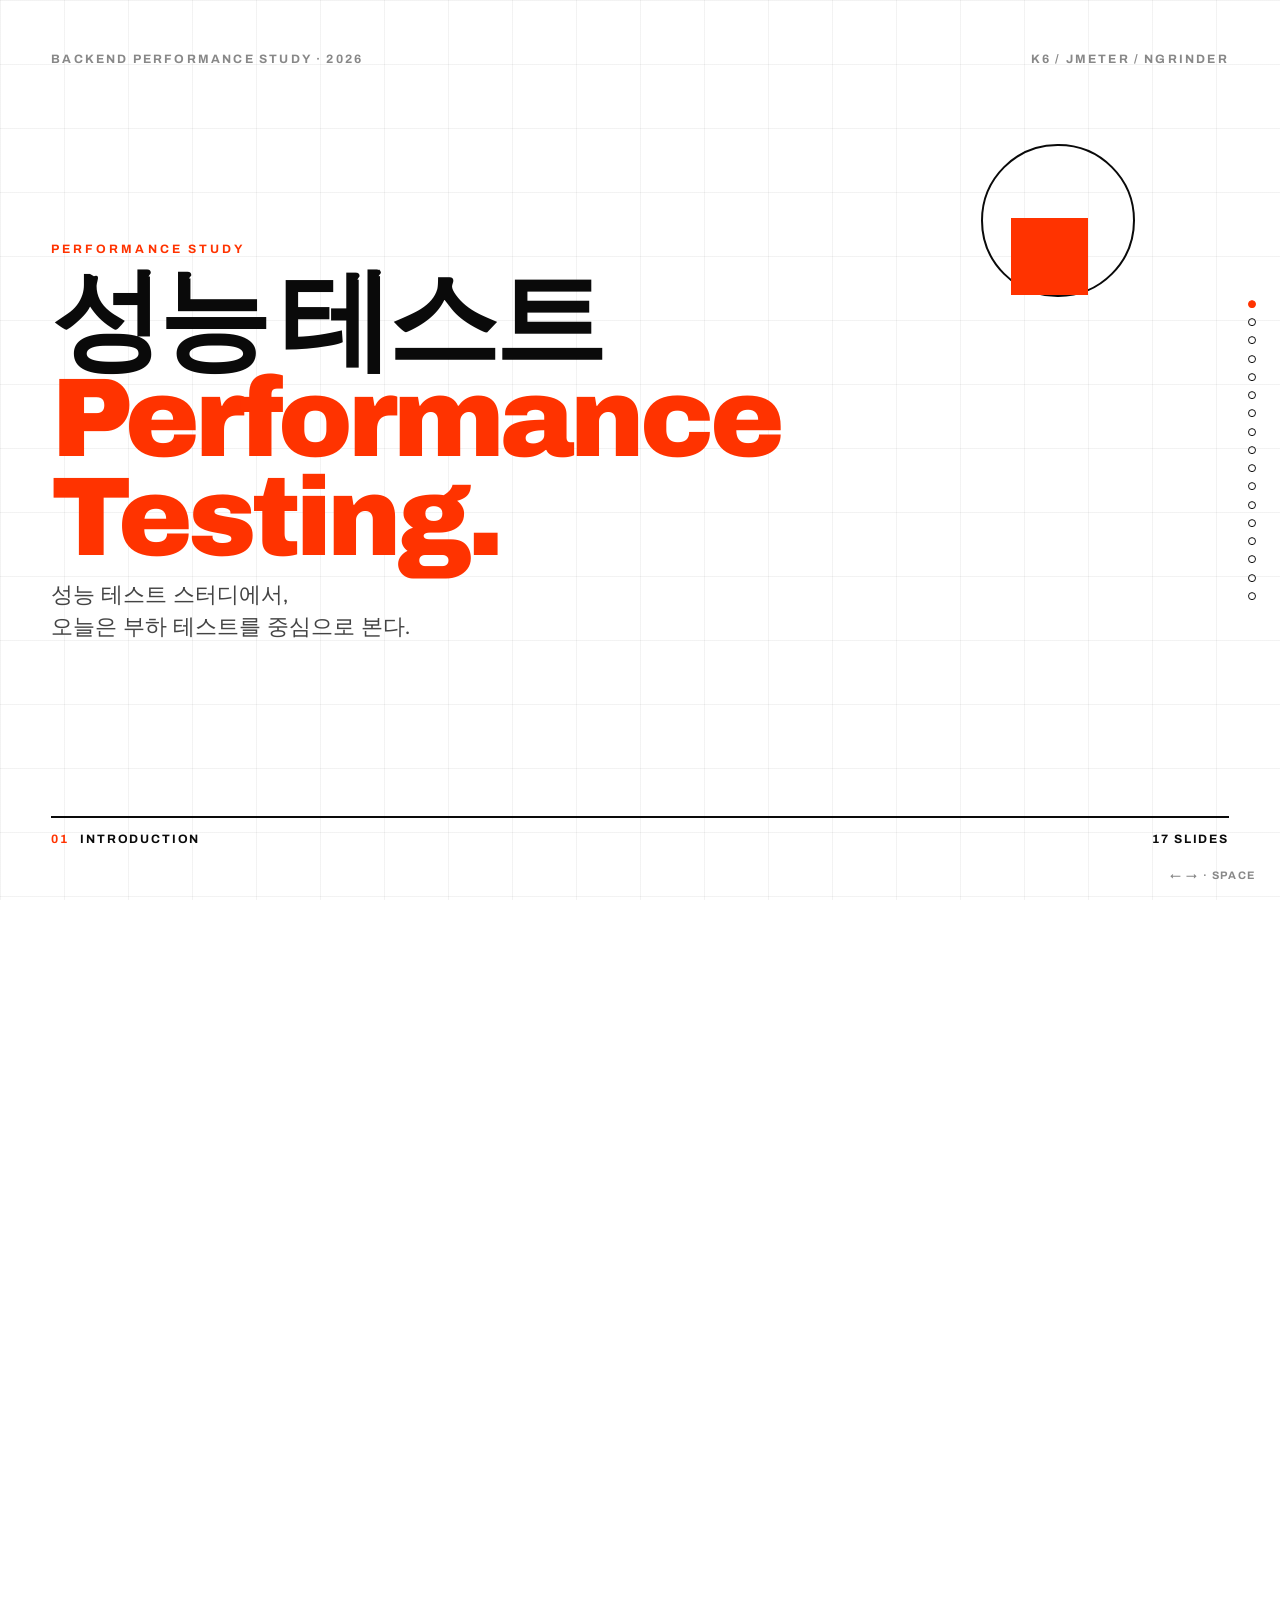
<file: load-testing-presentation.html>
<!DOCTYPE html>
<html lang="ko">
<head>
<meta charset="UTF-8">
<meta name="viewport" content="width=device-width, initial-scale=1.0">
<title>성능 테스트 — Performance Testing</title>

<!-- ===========================================
     FONTS — Archivo (display) + Nunito (body)
     Swiss Modern preset font pairing
     =========================================== -->
<link rel="preconnect" href="https://fonts.googleapis.com">
<link rel="preconnect" href="https://fonts.gstatic.com" crossorigin>
<link href="https://fonts.googleapis.com/css2?family=Archivo:wght@500;700;800;900&family=Nunito:wght@300;400;500;600;700&family=JetBrains+Mono:wght@400;600&display=swap" rel="stylesheet">

<link rel="stylesheet" href="load-testing-presentation.css">
</head>
<body>

<!-- Progress bar shows scroll position across deck -->
<div class="progress-bar" id="progressBar"></div>

<!-- Navigation dots — populated by JS -->
<nav class="nav-dots" id="navDots" aria-label="Slide navigation"></nav>

<!-- Keyboard hint -->
<div class="keyboard-hint">← → · SPACE</div>

<!-- ===========================================
     1. TITLE SLIDE
     =========================================== -->
<section class="slide title-slide">
    <div class="top-bar reveal">
        <span>Backend Performance Study · 2026</span>
        <span>k6 / JMeter / nGrinder</span>
    </div>

    <div class="hero-area">
        <!-- Geometric accents -->
        <div class="geo-circle reveal-scale t1"></div>
        <div class="geo-square reveal-scale t1"></div>

        <p class="eyebrow reveal">Performance Study</p>
        <h1 class="display hero-title reveal">
            성능 테스트<br>
            <span class="accent">Performance Testing.</span>
        </h1>
        <p class="lede reveal">
            성능 테스트 스터디에서,<br>
            오늘은 부하 테스트를 중심으로 본다.
        </p>
    </div>

    <div class="foot-bar reveal">
        <span><span style="color:var(--accent);">01</span> &nbsp;&nbsp;Introduction</span>
        <span>17 Slides</span>
    </div>
</section>


<!-- ===========================================
     2. DEFINITION (정의)
     =========================================== -->
<section class="slide">
    <div class="top-bar reveal">
        <span class="num">01</span>
        <span>What is Load Testing?</span>
    </div>

    <div class="hero-area">
        <p class="eyebrow reveal">Section 01</p>
        <h2 class="display reveal">부하 테스트란?</h2>

        <div class="def-quote reveal">
            시스템이 <strong>예상되는 트래픽을 안정적으로 처리</strong>할 수 있는지<br>
            검증하는 테스트
        </div>

        <p class="def-key reveal">
            <span class="arrow">→</span>
            성능 테스트의 여러 영역 중, <strong>예상 트래픽을 안정적으로 처리하는 범위를 확인하는 과정.</strong>
        </p>
    </div>

    <div class="foot-bar reveal">
        <span>Section 01 — Definition</span>
        <span>02 / 17</span>
    </div>
</section>


<!-- ===========================================
     3. WHY — DOMINO CHAIN
     =========================================== -->
<section class="slide">
    <div class="top-bar reveal">
        <span class="num">02</span>
        <span>Why Load Testing Matters</span>
    </div>

    <div class="hero-area">
        <p class="eyebrow reveal">Section 02 · 왜 필요한가</p>
        <h2 class="display reveal">트래픽 변동은<br><span class="accent">연쇄적으로 이어진다.</span></h2>

        <ul class="cause-list reveal">
            <li>이벤트 오픈</li>
            <li>특정 시간대 트래픽 집중</li>
            <li>마케팅 캠페인</li>
            <li>티켓팅 오픈</li>
            <li>대학 수강신청</li>
        </ul>

        <div class="domino-chain reveal">
            <div class="domino-step">트래픽 증가</div>
            <span class="domino-arrow">→</span>
            <div class="domino-step">처리 지연</div>
            <span class="domino-arrow">→</span>
            <div class="domino-step">서비스 중단</div>
            <span class="domino-arrow">→</span>
            <div class="domino-step">사용자 이탈</div>
            <span class="domino-arrow">→</span>
            <div class="domino-step crit">신뢰도 하락</div>
        </div>
    </div>

    <div class="foot-bar reveal">
        <span>Section 02 — Why It Matters</span>
        <span>03 / 17</span>
    </div>
</section>


<!-- ===========================================
     4. REAL CASES (3 cards)
     =========================================== -->
<section class="slide">
    <div class="top-bar reveal">
        <span class="num">02</span>
        <span>Real-World Cases</span>
    </div>

    <p class="eyebrow reveal">우리 주변의 실제 사례</p>
    <h2 class="display reveal" style="margin-bottom: clamp(0.5rem, 1.5vh, 1rem);">사전에 측정하지 않으면<br>실제 운영에서야 한계가 보인다.</h2>

    <div class="grid-3 reveal">
        <article class="case-card">
            <div class="case-num">01</div>
            <h3>대학 수강신청</h3>
            <p>명지대는 L4 스위치 과부하로 일정이 연기됐고, 이화여대는 자정까지 변경 기간을 연장했지만 재차 중단. 건국대는 한 학기 4번 중 정상 진행이 1번에 그쳤다.</p>
            <div class="case-facts">
                <div class="case-fact"><strong>Cause</strong><span>동시 접속 집중</span></div>
                <div class="case-fact"><strong>Impact</strong><span>신청 지연·일정 변경</span></div>
                <div class="case-impact"><span style="width:82%;"></span></div>
            </div>
            <div class="case-tag">매 학기 반복</div>
        </article>

        <article class="case-card">
            <div class="case-num">02</div>
            <h3>콘서트·뮤지컬 티켓팅</h3>
            <p>인터파크는 대기열로 트래픽을 분산 처리. 예스24는 대기열 없이 일괄 입장하는 구조로 로그인 해제, 예매 버튼 누락 등 정합성 이슈가 발생했다.</p>
            <div class="case-facts">
                <div class="case-fact"><strong>Cause</strong><span>짧은 시간 피크</span></div>
                <div class="case-fact"><strong>Impact</strong><span>대기열·예매 정합성</span></div>
                <div class="case-impact"><span style="width:76%;"></span></div>
            </div>
            <div class="case-tag">동시 접속 집중</div>
        </article>

        <article class="case-card">
            <div class="case-num">03</div>
            <h3>예스24 서비스 중단</h3>
            <p>2025년 6월, 랜섬웨어로 도서·티켓·eBook 등 주요 온라인 서비스가 중단됐고 일부 서비스는 며칠 뒤 재개됐다. 부하 사례는 아니지만, 시스템 정지가 만드는 연쇄 영향을 보여준다.</p>
            <div class="case-facts">
                <div class="case-fact"><strong>Cause</strong><span>랜섬웨어 장애</span></div>
                <div class="case-fact"><strong>Impact</strong><span>도서·티켓 서비스 중단</span></div>
                <div class="case-impact"><span style="width:95%;"></span></div>
            </div>
            <div class="case-tag">2025.06 · 운영 리스크</div>
        </article>
    </div>

    <div class="foot-bar reveal" style="margin-top: clamp(0.8rem, 2vh, 1.5rem);">
        <span>Section 02 — Real Cases</span>
        <span>04 / 17</span>
    </div>
</section>


<!-- ===========================================
     5. COST vs STABILITY
     =========================================== -->
<section class="slide">
    <div class="top-bar reveal">
        <span class="num">02</span>
        <span>Cost vs Stability</span>
    </div>

    <p class="eyebrow reveal">왜 그냥 큰 서버를 쓰지 않을까?</p>
    <h2 class="display reveal">비용과 안정성의<br><span class="accent">최적 균형점.</span></h2>

    <div class="split-2 reveal">
        <div class="opt-bad">
            <div class="opt-symbol">✕</div>
            <h3>무조건 큰 서버</h3>
            <p>인프라 비용은 트래픽 대비 계속 증가하고, 피크 시간을 기준 잡으면 대부분 시간이 낭비된다. 오토스케일링 기준점도 결국 측정값이 있어야 정할 수 있다.</p>
            <div class="cost-signal">
                <div class="signal-title">Over-provisioning</div>
                <div class="cost-bars">
                    <div class="cost-bar"><span>비용</span><span class="track"><span class="fill" style="width:92%;"></span></span><strong>높음</strong></div>
                    <div class="cost-bar"><span>활용률</span><span class="track"><span class="fill" style="width:34%;"></span></span><strong>낮음</strong></div>
                </div>
            </div>
        </div>
        <div class="opt-good">
            <div class="opt-symbol">✓</div>
            <h3>최소 비용으로 안정 확보</h3>
            <p>부하 테스트는 <strong>"안정성을 확보하는 최소 비용 구조"</strong>를 찾기 위한 과정이다. 한계를 알아야 비용을 줄이면서도 안정적으로 운영할 수 있다.</p>
            <div class="cost-signal">
                <div class="signal-title">Measured Scaling</div>
                <div class="decision-chain">
                    <span>측정값</span>
                    <span>임계점</span>
                    <span>스케일 기준</span>
                </div>
            </div>
        </div>
    </div>

    <div class="foot-bar reveal">
        <span>Section 02 — Cost Trade-off</span>
        <span>05 / 17</span>
    </div>
</section>


<!-- ===========================================
     6. 4 TEST TYPES (TABLE)
     =========================================== -->
<section class="slide">
    <div class="top-bar reveal">
        <span class="num">03</span>
        <span>Test Type Comparison</span>
    </div>

    <p class="eyebrow reveal">Section 03 · 테스트 유형</p>
    <h2 class="display reveal">목적에 따라 4가지로 나뉜다.</h2>

    <div class="tbl-wrap reveal">
        <table class="data-tbl">
            <thead>
                <tr>
                    <th>종류</th>
                    <th>목적</th>
                    <th>활용 시점</th>
                </tr>
            </thead>
            <tbody>
                <tr>
                    <td class="label"><span class="accent-dot"></span>Load Test</td>
                    <td>예상 트래픽에서 안정적으로 동작하는지 확인</td>
                    <td class="highlight">이번 스터디의 주제</td>
                </tr>
                <tr>
                    <td class="label"><span class="accent-dot"></span>Stress Test</td>
                    <td>한계치 초과 시 시스템이 어떻게 무너지는지</td>
                    <td>내구 한계 파악</td>
                </tr>
                <tr>
                    <td class="label"><span class="accent-dot"></span>Spike Test</td>
                    <td>갑작스러운 트래픽 급증에도 안정적으로 응답하는지</td>
                    <td>순간 급증 대응 확인</td>
                </tr>
                <tr>
                    <td class="label"><span class="accent-dot"></span>Soak Test</td>
                    <td>장시간 운영 시 메모리 누수·성능 저하 발견</td>
                    <td>장기 안정성 검증</td>
                </tr>
            </tbody>
        </table>
        <div class="pattern-grid">
            <div class="pattern-card">
                <div class="pattern-name">Load</div>
                <div class="sparkline spark-load"></div>
            </div>
            <div class="pattern-card">
                <div class="pattern-name">Stress</div>
                <div class="sparkline spark-stress"></div>
            </div>
            <div class="pattern-card">
                <div class="pattern-name">Spike</div>
                <div class="sparkline spark-spike"></div>
            </div>
            <div class="pattern-card">
                <div class="pattern-name">Soak</div>
                <div class="sparkline spark-soak"></div>
            </div>
        </div>
    </div>

    <p class="reveal" style="font-size: var(--small-size); color: var(--ink-mute); margin-top: clamp(0.5rem, 1.2vh, 1rem);">
        k6는 이 모든 유형을 <code style="font-family:var(--font-mono);background:#f0f0f0;padding:1px 6px;">options</code> 시나리오 코드로 표현할 수 있다.
    </p>

    <div class="foot-bar reveal">
        <span>Section 03 — Types</span>
        <span>06 / 17</span>
    </div>
</section>


<!-- ===========================================
     7. VU CONCEPT (CODE)
     =========================================== -->
<section class="slide">
    <div class="top-bar reveal">
        <span class="num">04</span>
        <span>Virtual User</span>
    </div>

    <p class="eyebrow reveal">Section 04</p>
    <h2 class="display reveal">VU<span class="accent">.</span> 가상 사용자.</h2>

    <p class="lede reveal" style="margin-top: clamp(0.4rem, 1vh, 0.8rem);">
        <strong style="color:var(--ink);">VU = 사용자 행동을 반복 실행하는 시뮬레이션된 사용자 1명.</strong><br>
        같은 가상 사용자라도 도구마다 실행 모델이 다르다.
    </p>

    <div class="code-pane reveal">
<span class="kw">export const</span> options <span class="kw">=</span> {
    <span class="prop">vus</span>: <span class="num">50</span>,         <span class="comment">// 가상 사용자 50명</span>
    <span class="prop">duration</span>: <span class="str">'30s'</span>  <span class="comment">// 30초 동안 유지</span>
};
    </div>

    <div class="tool-flow-compare reveal">
        <div class="tool-flow-row k6">
            <div class="flow-tool">k6</div>
            <div class="flow-box">
                <span class="flow-title">Scenario</span>
                <span class="flow-sub">로그인 · 조회 · 클릭</span>
            </div>
            <div class="flow-box">
                <span class="flow-title">VU</span>
                <span class="flow-sub">사용자 역할</span>
            </div>
            <div class="flow-box">
                <span class="flow-title">k6 Runtime</span>
                <span class="flow-sub">실행 엔진</span>
            </div>
            <div class="flow-box end">
                <span class="flow-title">Target</span>
                <span class="flow-sub">요청 처리</span>
            </div>
            <div class="flow-box empty"></div>
            <div class="flow-note"><strong>핵심:</strong> VU와 OS Thread가 1:1로 매핑되지 않는다.</div>
        </div>

        <div class="tool-flow-row">
            <div class="flow-tool">JMeter</div>
            <div class="flow-box">
                <span class="flow-title">Scenario</span>
                <span class="flow-sub">테스트 플랜</span>
            </div>
            <div class="flow-box">
                <span class="flow-title">Thread Group</span>
                <span class="flow-sub">사용자 그룹</span>
            </div>
            <div class="flow-box">
                <span class="flow-title">Thread</span>
                <span class="flow-sub">작업자 단위</span>
            </div>
            <div class="flow-box end">
                <span class="flow-title">Target</span>
                <span class="flow-sub">요청 처리</span>
            </div>
            <div class="flow-box empty"></div>
            <div class="flow-note"><strong>핵심:</strong> Thread 기반으로 동시 사용자를 표현한다.</div>
        </div>

        <div class="tool-flow-row">
            <div class="flow-tool">nGrinder</div>
            <div class="flow-box">
                <span class="flow-title">Scenario</span>
                <span class="flow-sub">Groovy 스크립트</span>
            </div>
            <div class="flow-box">
                <span class="flow-title">Controller</span>
                <span class="flow-sub">테스트 지시</span>
            </div>
            <div class="flow-box">
                <span class="flow-title">Agent</span>
                <span class="flow-sub">부하 생성</span>
            </div>
            <div class="flow-box">
                <span class="flow-title">Thread</span>
                <span class="flow-sub">작업자 단위</span>
            </div>
            <div class="flow-box end">
                <span class="flow-title">Target</span>
                <span class="flow-sub">요청 처리</span>
            </div>
            <div class="flow-note"><strong>핵심:</strong> Controller가 지시하고 Agent가 분산 부하를 만든다.</div>
        </div>
    </div>

    <div class="foot-bar reveal" style="margin-top: clamp(0.6rem, 1.5vh, 1rem);">
        <span>Section 04 — VU</span>
        <span>07 / 17</span>
    </div>
</section>


<!-- ===========================================
     8. 3 KPI OVERVIEW
     =========================================== -->
<section class="slide">
    <div class="top-bar reveal">
        <span class="num">05</span>
        <span>3 Core Metrics</span>
    </div>

    <p class="eyebrow reveal">Section 05 · 핵심 지표</p>
    <h2 class="display reveal">반드시 봐야 할<br><span class="accent">3가지 지표.</span></h2>

    <div class="kpi-grid reveal">
        <div class="kpi-card">
            <div class="kpi-num">01</div>
            <div class="kpi-content">
                <div class="kpi-name"><span class="label">처리량</span>TPS</div>
                <p class="kpi-desc">초당 처리 가능한 요청 수. 시스템의 최대 처리 용량을 가늠하는 1차 지표.</p>
            </div>
            <div class="kpi-signal">
                <div class="kpi-spark kpi-throughput"></div>
                <div class="kpi-points">
                    <div class="kpi-point"><strong>신호</strong><span>증가 후 정체</span></div>
                    <div class="kpi-point"><strong>의미</strong><span>Capacity 도달</span></div>
                </div>
            </div>
        </div>
        <div class="kpi-card">
            <div class="kpi-num">02</div>
            <div class="kpi-content">
                <div class="kpi-name"><span class="label">지연 시간</span>Latency</div>
                <p class="kpi-desc">요청 → 응답까지 걸리는 시간. 평균이 아닌 <strong>P95·P99</strong>로 봐야 한다.</p>
            </div>
            <div class="kpi-signal">
                <div class="kpi-spark kpi-latency"></div>
                <div class="kpi-points">
                    <div class="kpi-point"><strong>신호</strong><span>P99 급상승</span></div>
                    <div class="kpi-point"><strong>의미</strong><span>큐 대기 증가</span></div>
                </div>
            </div>
        </div>
        <div class="kpi-card">
            <div class="kpi-num">03</div>
            <div class="kpi-content">
                <div class="kpi-name"><span class="label">실패율</span>Error Rate</div>
                <p class="kpi-desc">실패 요청 비율. 에러가 발생하기 시작하는 지점이 시스템 한계의 신호다.</p>
            </div>
            <div class="kpi-signal">
                <div class="kpi-spark kpi-error"></div>
                <div class="kpi-points">
                    <div class="kpi-point"><strong>신호</strong><span>5xx·Timeout</span></div>
                    <div class="kpi-point"><strong>의미</strong><span>한계 초과</span></div>
                </div>
            </div>
        </div>
    </div>

    <div class="foot-bar reveal">
        <span>Section 05 — Metrics Overview</span>
        <span>08 / 17</span>
    </div>
</section>


<!-- ===========================================
     9. TPS DETAIL
     =========================================== -->
<section class="slide">
    <div class="top-bar reveal">
        <span class="num">05·1</span>
        <span>Throughput · TPS</span>
    </div>

    <p class="eyebrow reveal">처리량 · Transactions Per Second</p>
    <h2 class="display reveal">① TPS<span class="accent">.</span></h2>

    <div class="metric-row reveal">
        <div>
            <div class="metric-formula">
TPS <span class="hi">≈</span> VU 수 <span class="hi">÷</span> (응답시간 + 대기시간)

<span style="color:#888;">예) VU=100, 응답시간=200ms, 대기시간=800ms</span>
<span style="color:#888;">→ TPS ≈ 100 ÷ 1.0 = </span><span class="res">100 TPS</span>
            </div>
            <p style="font-size:var(--small-size); color:var(--ink-soft); margin-top:clamp(0.5rem,1vw,0.8rem); line-height:1.5;">
                실제 TPS는 VU 수, 응답시간, 대기시간, 시나리오 구조에 함께 영향을 받는다.
            </p>
        </div>

        <ul class="bullet-list">
            <li>VU가 증가하면 TPS도 <strong>증가</strong>한다.</li>
            <li>그러나 어느 순간 증가가 <strong>멈춘다.</strong></li>
            <li>이 지점이 → <strong>시스템의 최대 처리 용량 (Capacity).</strong></li>
        </ul>
    </div>

    <div class="foot-bar reveal">
        <span>Section 05·1 — TPS</span>
        <span>09 / 17</span>
    </div>
</section>


<!-- ===========================================
     10. LATENCY — AVERAGE TRAP
     =========================================== -->
<section class="slide">
    <div class="top-bar reveal">
        <span class="num">05·2</span>
        <span>Latency · P95 / P99</span>
    </div>

    <p class="eyebrow reveal">지연 시간 · 평균의 함정</p>
    <h2 class="display reveal">② Latency.<br><span class="accent" style="font-size:0.65em;">평균만 보면 왜곡된다.</span></h2>

    <div class="metric-row reveal">
        <div class="trap-box">
<span class="t-line">요청 99개 → 100ms</span>
<span class="t-line">요청  1개 → 3,000ms</span>
<span class="t-out">평균 = 약 130ms</span>
<span class="avg-example">
    <span class="avg-label">평균 연봉 예시</span>
    <span class="avg-note">직원 9명 × 3천만 원<br>CEO 1명 × 30억 원</span>
    <span class="avg-result">평균 연봉 ≈ 3억 원</span>
    <span class="avg-note">대다수 직원의 상황은 가려진다.</span>
</span>
<span style="display:block; color:var(--ink-mute); font-size:0.85em; margin-top:0.6em;">겉보기엔 빠른 서비스이지만,<br>일부 사용자는 느린 응답을 경험한다.</span>
        </div>

        <ul class="bullet-list">
            <li><strong>P95</strong> — 100개 중 95개는 이 시간 이하. "대부분의 사용자 경험"</li>
            <li><strong>P99</strong> — 100개 중 99개는 이 시간 이하. "최악에 가까운 경험" · 병목 감지</li>
            <li>실제 사용자 경험은 <strong>느린 요청이 좌우</strong>한다.</li>
            <li>평균은 "전체 속도", P95·P99는 <strong>"실제로 겪는 느림."</strong></li>
        </ul>
    </div>

    <div class="foot-bar reveal">
        <span>Section 05·2 — Latency</span>
        <span>10 / 17</span>
    </div>
</section>


<!-- ===========================================
     11. LATENCY — LOAD INCREASE PATTERN
     =========================================== -->
<section class="slide">
    <div class="top-bar reveal">
        <span class="num">05·2</span>
        <span>Load Increase Pattern</span>
    </div>

    <p class="eyebrow reveal">부하 증가 시 변화 패턴</p>
    <h2 class="display reveal">P99는<br><span class="accent">평균보다 먼저 흔들린다.</span></h2>

    <div class="tbl-wrap reveal">
        <table class="data-tbl">
            <thead>
                <tr>
                    <th>구간</th>
                    <th>평균</th>
                    <th>P95</th>
                    <th>P99</th>
                </tr>
            </thead>
            <tbody>
                <tr>
                    <td class="label">① 초기</td>
                    <td>안정</td>
                    <td>안정</td>
                    <td>안정</td>
                </tr>
                <tr>
                    <td class="label">② 임계점 도달</td>
                    <td>거의 유지</td>
                    <td>서서히 ↑</td>
                    <td class="highlight">급격히 ↑</td>
                </tr>
                <tr>
                    <td class="label">③ 한계 초과</td>
                    <td>약간 ↑</td>
                    <td>크게 ↑</td>
                    <td class="highlight">급격히 ↑↑</td>
                </tr>
            </tbody>
        </table>
    </div>

    <p class="reveal" style="font-size:var(--small-size); color:var(--ink-soft); margin-top:clamp(0.5rem, 1.2vh, 1rem); max-width:60ch; line-height:1.5;">
        대부분의 서버는 내부적으로 <strong>큐(Queue) 기반</strong>으로 요청을 처리한다. 처리 한계를 넘으면 요청이 쌓이면서 대기 시간이 빠르게 증가한다.
    </p>

    <div class="foot-bar reveal">
        <span>Section 05·2 — Load Pattern</span>
        <span>11 / 17</span>
    </div>
</section>


<!-- ===========================================
     12. ERROR RATE
     =========================================== -->
<section class="slide">
    <div class="top-bar reveal">
        <span class="num">05·3</span>
        <span>Error Rate</span>
    </div>

    <p class="eyebrow reveal">실패율 · The Limit Signal</p>
    <h2 class="display reveal">③ Error Rate.</h2>

    <div class="metric-row reveal" style="grid-template-columns: 1fr 1.2fr;">
        <div style="background:var(--accent); color:var(--bg); padding:clamp(1rem,2.5vw,2rem); display:flex; flex-direction:column; justify-content:center;">
            <p style="font-family:var(--font-display); font-weight:700; font-size:var(--label-size); letter-spacing:0.2em; text-transform:uppercase; margin-bottom:clamp(0.5rem,1vw,0.8rem); opacity:0.85;">핵심 의미</p>
            <p style="font-family:var(--font-display); font-weight:900; font-size:clamp(1.2rem,2.5vw,2rem); line-height:1.15; letter-spacing:-0.025em;">
                에러가 발생하는 시점은<br>
                <span style="font-size:1.3em; display:block; margin-top:0.2em;">시스템 한계의 신호.</span>
            </p>
        </div>
        <div>
            <p style="font-size:clamp(1rem,1.6vw,1.3rem); font-weight:600; margin-bottom:clamp(0.6rem,1.5vw,1.2rem); color:var(--ink);">반드시 체크할 항목.</p>
            <ul class="bullet-list">
                <li><strong>HTTP 5xx</strong> — 서버 에러 응답</li>
                <li><strong>Timeout</strong> — 응답이 시간 내 안 옴</li>
                <li><strong>Connection 실패</strong> — 연결 자체가 끊어짐</li>
            </ul>
        </div>
    </div>

    <div class="foot-bar reveal">
        <span>Section 05·3 — Error Rate</span>
        <span>12 / 17</span>
    </div>
</section>


<!-- ===========================================
     13. IDEAL FLOW (4 STEPS)
     =========================================== -->
<section class="slide">
    <div class="top-bar reveal">
        <span class="num">06</span>
        <span>Ideal Flow</span>
    </div>

    <p class="eyebrow reveal">Section 06 · 핵심 개념</p>
    <h2 class="display reveal">시스템이 안정적으로 유지되는<br><span class="accent">전환 구간을 찾는 것.</span></h2>

    <div class="flow-visual reveal">
        <div class="capacity-chart">
            <div class="chart-title">Capacity transition</div>
            <div class="capacity-plot" aria-label="VU 증가에 따른 TPS 정체와 Latency 상승">
                <div class="line tps"></div>
                <div class="line latency"></div>
                <div class="limit"><span>전환 구간</span></div>
            </div>
            <div class="capacity-legend">
                <span>TPS</span>
                <span class="lat">Latency / P99</span>
            </div>
        </div>

        <div class="flow-grid">
            <div class="flow-step">
                <div class="step-n">01</div>
                <h3>VU ↑ → TPS ↑</h3>
                <p>사용자가 늘어나면 처리량도 비례해서 증가하는 안정 구간.</p>
            </div>
            <div class="flow-step">
                <div class="step-n">02</div>
                <h3>TPS 정체</h3>
                <p>어느 순간 처리량 증가가 멈춘다 — Capacity 도달.</p>
            </div>
            <div class="flow-step">
                <div class="step-n">03</div>
                <h3>Latency ↑ (P99)</h3>
                <p>큐가 쌓이면서 지연 시간이 증가하고, P99가 평균보다 먼저 흔들린다.</p>
            </div>
            <div class="flow-step">
                <div class="step-n">04</div>
                <h3>Error 발생</h3>
                <p>한계 초과. 에러 발생은 시스템이 더 이상 못 버틴다는 신호.</p>
            </div>
        </div>
    </div>

    <div class="foot-bar reveal">
        <span>Section 06 — Ideal Flow</span>
        <span>13 / 17</span>
    </div>
</section>


<!-- ===========================================
     14. ENVIRONMENT — SEPARATION
     =========================================== -->
<section class="slide">
    <div class="top-bar reveal">
        <span class="num">07</span>
        <span>Environment Setup</span>
    </div>

    <p class="eyebrow reveal">Section 07 · 환경 구성 원칙</p>
    <h2 class="display reveal">부하 생성 서버는<br><span class="accent">분리해서 측정한다.</span></h2>

    <div class="env-diagram reveal">
        <div class="env-node">
            <div class="env-label">Load Generator</div>
            <h3>k6</h3>
            <p>부하 생성 전용 서버. 트래픽을 만든다.</p>
        </div>
        <div class="env-arrow">→→→</div>
        <div class="env-node target">
            <div class="env-label">Target Server</div>
            <h3>Spring Boot</h3>
            <p>측정 대상. 순수한 성능만 평가.</p>
        </div>
    </div>

    <p class="reveal" style="font-size:var(--small-size); color:var(--ink-soft); margin-top:clamp(0.6rem,1.5vh,1.2rem); max-width:70ch; line-height:1.55;">
        같은 서버에서 k6와 대상 앱을 동시에 실행하면, 측정된 Latency에 <strong>실제 처리 지연과 부하 생성기의 자원 경합</strong>이 함께 섞인다. 서버 성능과 도구 영향을 구분하기 어려워진다.
    </p>

    <div class="foot-bar reveal">
        <span>Section 07 — Environment</span>
        <span>14 / 17</span>
    </div>
</section>


<!-- ===========================================
     15. TOOL COMPARISON TABLE
     =========================================== -->
<section class="slide tool-comparison-slide">
    <div class="top-bar reveal">
        <span class="num">08</span>
        <span>Tool Comparison</span>
    </div>

    <p class="eyebrow reveal">Section 08 · 도구 비교</p>
    <h2 class="display reveal">k6 · JMeter · nGrinder.</h2>

    <div class="tbl-wrap reveal">
        <table class="data-tbl tool-compare">
            <thead>
                <tr>
                    <th>항목</th>
                    <th>k6</th>
                    <th>JMeter</th>
                    <th>nGrinder</th>
                </tr>
            </thead>
            <tbody>
                <tr>
                    <td class="label">작성 방식</td>
                    <td><button class="term-tip" type="button" data-tip="테스트 시나리오를 코드로 작성하는 방식. Git 관리와 코드 리뷰에 유리하다.">JavaScript</button> 코드</td>
                    <td><button class="term-tip" type="button" data-tip="화면에서 클릭으로 테스트 플랜을 구성하는 방식. 처음 접근은 쉽지만 변경 이력 추적은 어렵다.">GUI</button> (<button class="term-tip" type="button" data-tip="데이터 구조를 텍스트로 저장하는 형식. JMeter 테스트 플랜은 XML 파일로 저장된다.">XML</button> 저장)</td>
                    <td>웹 UI + <button class="term-tip" type="button" data-tip="JVM 위에서 동작하는 스크립트 언어. nGrinder에서 테스트 스크립트 작성에 사용된다.">Groovy</button></td>
                </tr>
                <tr>
                    <td class="label">기반 언어</td>
                    <td><button class="term-tip" type="button" data-tip="k6 자체 런타임은 Go 기반이고, 테스트 시나리오는 JavaScript로 작성한다.">Go 런타임</button></td>
                    <td><button class="term-tip" type="button" data-tip="Java 프로그램 실행 환경. 안정적이지만 메모리 사용량이 커질 수 있다.">Java / JVM</button></td>
                    <td>Java + <button class="term-tip" type="button" data-tip="JVM 위에서 동작하는 스크립트 언어. nGrinder에서 테스트 스크립트 작성에 사용된다.">Groovy</button></td>
                </tr>
                <tr>
                    <td class="label">실행 방식</td>
                    <td><button class="term-tip" type="button" data-tip="터미널 명령어로 실행하는 방식. 자동화와 CI/CD 파이프라인에 넣기 쉽다.">CLI</button></td>
                    <td><button class="term-tip" type="button" data-tip="GUI는 설계용으로 쓰고, 실제 부하 테스트는 CLI 실행이 권장된다.">GUI / CLI</button></td>
                    <td>웹 UI (<button class="term-tip" type="button" data-tip="Controller가 테스트를 지시하고 여러 Agent가 실제 부하를 생성하는 분산 구조.">Controller-Agent</button>)</td>
                </tr>
                <tr>
                    <td class="label">메모리 / VU</td>
                    <td class="highlight"><button class="term-tip" type="button" data-tip="Virtual User. 실제 사용자를 흉내 내며 시나리오를 반복 실행하는 가상 사용자 단위.">VU</button>당 ~1-5 MB</td>
                    <td>상대적으로 높음</td>
                    <td><button class="term-tip" type="button" data-tip="Java 프로그램 실행 환경. 안정적이지만 메모리 사용량이 커질 수 있다.">JVM</button> 기반 (<button class="term-tip" type="button" data-tip="부하를 대신 만들어주는 서버. 여러 대로 나누면 더 큰 부하를 만들 수 있다.">Agent</button> 분산)</td>
                </tr>
                <tr>
                    <td class="label">동시 사용자</td>
                    <td>대규모 VU<br><span style="color:var(--ink-mute);">스크립트·장비 영향</span></td>
                    <td>스레드 기반 제약</td>
                    <td>대규모 VU<br><span style="color:var(--ink-mute);">Agent 분산 확장</span></td>
                </tr>
                <tr>
                    <td class="label">동시성 모델</td>
                    <td><button class="term-tip" type="button" data-tip="Go의 경량 실행 단위. 많은 작업을 비교적 적은 자원으로 동시에 처리할 수 있다.">Goroutine</button> + Event Loop</td>
                    <td><button class="term-tip" type="button" data-tip="작업자 1명에 가까운 실행 단위. JMeter는 VU별 Thread 모델을 사용한다.">Thread</button> per VU</td>
                    <td>Thread per VU<br><span style="color:var(--ink-mute);">Agent별 분산</span></td>
                </tr>
                <tr>
                    <td class="label">분산 부하</td>
                    <td><button class="term-tip" type="button" data-tip="Kubernetes 환경에서 k6 테스트를 분산 실행하도록 도와주는 운영 도구.">k6 Operator</button> (<button class="term-tip" type="button" data-tip="Kubernetes. 컨테이너를 여러 서버에 배포하고 운영하는 플랫폼.">k8s</button>)</td>
                    <td>JMeter 서버 분산</td>
                    <td class="highlight"><button class="term-tip" type="button" data-tip="Controller가 테스트를 지시하고 여러 Agent가 실제 부하를 생성하는 분산 구조.">Controller-Agent</button> 네이티브</td>
                </tr>
                <tr>
                    <td class="label">프로토콜</td>
                    <td>HTTP, WebSocket, gRPC 중심</td>
                    <td class="highlight">DB·JMS·SMTP 등 광범위</td>
                    <td>HTTP 중심</td>
                </tr>
                <tr>
                    <td class="label">CI/CD</td>
                    <td class="highlight"><button class="term-tip" type="button" data-tip="코드 변경 후 테스트·빌드·배포를 자동화하는 개발 파이프라인.">CI/CD</button> 친화적</td>
                    <td>별도 설정 필요</td>
                    <td>가능하지만 번거로움</td>
                </tr>
                <tr>
                    <td class="label">Git 협업</td>
                    <td class="highlight">코드 기반</td>
                    <td>XML 추적 어려움</td>
                    <td>코드 + 웹 UI</td>
                </tr>
                <tr>
                    <td class="label">시각화</td>
                    <td>Grafana + Prometheus</td>
                    <td>HTML 리포트 + 플러그인</td>
                    <td>웹 UI 내장 + CSV/tgz</td>
                </tr>
                <tr>
                    <td class="label">학습 곡선</td>
                    <td>JS 알면 빠름</td>
                    <td>GUI는 쉬움<br><span style="color:var(--ink-mute);">고급은 플러그인 의존</span></td>
                    <td>설정 복잡<br><span style="color:var(--ink-mute);">진입장벽 있음</span></td>
                </tr>
                <tr>
                    <td class="label">첫 출시</td>
                    <td>2017년</td>
                    <td>1998년</td>
                    <td>2011년<br><span style="color:var(--ink-mute);">네이버 사내 도구</span></td>
                </tr>
            </tbody>
        </table>
        <p class="term-note"><button class="term-tip" type="button" data-tip="k6 시나리오에서 VU, duration, stages 같은 실행 조건을 정의하는 설정 객체. Load, Stress, Spike, Soak 패턴도 options로 표현할 수 있다.">options</button> 같은 점선 밑줄 키워드는 hover 또는 클릭으로 설명을 볼 수 있다.</p>
    </div>

    <div class="foot-bar reveal">
        <span>Section 08 — Comparison</span>
        <span>15 / 17</span>
    </div>
</section>


<!-- ===========================================
     16. TOOL CARDS (3-up)
     =========================================== -->
<section class="slide">
    <div class="top-bar reveal">
        <span class="num">08</span>
        <span>When to Use Each</span>
    </div>

    <p class="eyebrow reveal">어느 도구를 언제 쓰나?</p>
    <h2 class="display reveal">상황에 맞는 도구 선택<span class="accent">.</span></h2>

    <div class="tool-grid reveal">
        <div class="tool-card hero">
            <div class="tool-tagline">Performance as Code</div>
            <div class="tool-name">k6</div>
            <p class="tool-desc">JS 기반 코드. Go 런타임 기반으로 대규모 테스트에 효율적. Grafana + Prometheus 연동이 강력. 단점은 GUI 없음, JDBC/SMTP 약함.</p>
            <div class="tool-fit">
                <div class="fit-chip"><b>Best</b><span>Web API</span></div>
                <div class="fit-chip"><b>Flow</b><span>CI/CD</span></div>
                <div class="fit-chip"><b>Team</b><span>개발팀</span></div>
            </div>
            <div class="tool-when">→ 일반적인 웹 API + CI/CD 자동화</div>
        </div>
        <div class="tool-card">
            <div class="tool-tagline">Legacy Standard</div>
            <div class="tool-name">JMeter</div>
            <p class="tool-desc">1998년부터 GUI로 누구나. <strong>JDBC·FTP·JMS·SMTP·LDAP</strong> 등 광범위한 프로토콜 지원. 단점은 무거움, XML로 Git 추적 곤란, 코드 리뷰 사실상 불가.</p>
            <div class="tool-fit">
                <div class="fit-chip"><b>Best</b><span>다중 프로토콜</span></div>
                <div class="fit-chip"><b>Flow</b><span>GUI 작성</span></div>
                <div class="fit-chip"><b>Team</b><span>QA 협업</span></div>
            </div>
            <div class="tool-when">→ DB·메일·메시지큐 + GUI 작업</div>
        </div>
        <div class="tool-card">
            <div class="tool-tagline">Distributed Native</div>
            <div class="tool-name">nGrinder</div>
            <p class="tool-desc">네이버 사내 도구 → 2011 오픈소스. <strong>Controller + Agent</strong> 네이티브 분산 구조. 웹 UI에서 모니터링까지 한 곳. 단점은 진입 장벽 높음.</p>
            <div class="tool-fit">
                <div class="fit-chip"><b>Best</b><span>분산 부하</span></div>
                <div class="fit-chip"><b>Flow</b><span>웹 콘솔</span></div>
                <div class="fit-chip"><b>Team</b><span>사내 공용</span></div>
            </div>
            <div class="tool-when">→ 수십만 VU 대규모 분산 + 사내 공용</div>
        </div>
    </div>

    <div class="foot-bar reveal">
        <span>Section 08 — Tools</span>
        <span>16 / 17</span>
    </div>
</section>


<!-- ===========================================
     17. CLOSING — KEY TAKEAWAYS
     =========================================== -->
<section class="slide">
    <div class="top-bar reveal">
        <span class="num">09</span>
        <span>Key Takeaways</span>
    </div>

    <p class="eyebrow reveal">Section 09 · 핵심 정리</p>

    <p class="closing-quote reveal">
        오늘 다룬 부하 테스트는<br>
        <span class="strike">서버가 언제 한계에 부딪히는지 보는 테스트</span>가 아니라,<br>
        <span class="yes">어디까지 안정적으로 처리할 수 있는지</span><br>
        <span class="yes">찾아가는 과정이다.</span>
    </p>

    <div class="closing-grid reveal">
        <div class="closing-metric">
            <div class="cm-name">TPS</div>
            <div class="cm-meaning">처리량</div>
            <p class="cm-desc">최대 처리 용량 파악</p>
        </div>
        <div class="closing-metric">
            <div class="cm-name">P99</div>
            <div class="cm-meaning">지연 시간</div>
            <p class="cm-desc">병목 구간 조기 감지</p>
        </div>
        <div class="closing-metric">
            <div class="cm-name">Error Rate</div>
            <div class="cm-meaning">실패율</div>
            <p class="cm-desc">한계 초과 시점 감지</p>
        </div>
    </div>

    <p class="reveal" style="font-size:var(--small-size); color:var(--ink-mute); margin-top:clamp(0.8rem,2vh,1.5rem); text-align:center; font-family:var(--font-display); font-weight:700; letter-spacing:0.15em; text-transform:uppercase;">
        지표를 읽는 눈 + 상황에 맞는 도구 선택 = 진짜 실력
    </p>

    <div class="foot-bar reveal">
        <span>END · Thank You</span>
        <span>17 / 17</span>
    </div>
</section>


<!-- ===========================================
     SLIDE PRESENTATION CONTROLLER
     - Keyboard nav (arrows, space, page up/down, home/end)
     - Touch/swipe support
     - Mouse wheel
     - Progress bar
     - Navigation dots
     - Intersection observer for animations
     =========================================== -->
<script src="load-testing-presentation.js"></script>

</body>
</html>
</file>
<file: load-testing-presentation.css>
/* ===========================================
   CSS CUSTOM PROPERTIES (THEME)
   Swiss Modern — Pure white, pure black, red accent
   Modify --accent to change the entire theme accent color
   =========================================== */
:root {
    --bg: #ffffff;
    --ink: #0a0a0a;
    --ink-soft: #444444;
    --ink-mute: #888888;
    --accent: #ff3300;
    --accent-soft: #fff0ec;
    --grid: rgba(10, 10, 10, 0.05);
    --line: rgba(10, 10, 10, 0.12);
    --code-bg: #0a0a0a;
    --code-text: #e8e8e8;
    --code-accent: #ff8866;

    /* Typography (clamp for responsive scaling) */
    --font-display: 'Archivo', sans-serif;
    --font-body: 'Nunito', sans-serif;
    --font-mono: 'JetBrains Mono', monospace;
    --title-size: clamp(2rem, 6vw, 5rem);
    --h2-size: clamp(1.5rem, 4vw, 3.2rem);
    --h3-size: clamp(1.1rem, 2.2vw, 1.7rem);
    --body-size: clamp(0.85rem, 1.4vw, 1.1rem);
    --small-size: clamp(0.7rem, 1vw, 0.9rem);
    --label-size: clamp(0.65rem, 0.95vw, 0.85rem);

    /* Spacing */
    --slide-padding: clamp(1.5rem, 4vw, 4rem);
    --content-gap: clamp(0.75rem, 2vw, 2rem);
    --element-gap: clamp(0.4rem, 1vw, 1rem);

    /* Animation */
    --ease-out-expo: cubic-bezier(0.16, 1, 0.3, 1);
    --duration: 0.55s;
}

/* ===========================================
   VIEWPORT BASE — DO NOT MODIFY
   Lifted from viewport-base.css — ensures every
   slide fits exactly within the viewport
   =========================================== */
*, *::before, *::after { margin: 0; padding: 0; box-sizing: border-box; }

html, body {
    height: 100%;
    overflow-x: hidden;
}
html {
    scroll-snap-type: y mandatory;
    scroll-behavior: smooth;
}

body {
    font-family: var(--font-body);
    background: var(--bg);
    color: var(--ink);
    font-weight: 400;
    line-height: 1.45;
    -webkit-font-smoothing: antialiased;
}

.slide {
    width: 100vw;
    height: 100vh;
    height: 100dvh;
    overflow: hidden;
    scroll-snap-align: start;
    position: relative;
    padding: var(--slide-padding);
    display: flex;
    flex-direction: column;
    background-image:
        linear-gradient(var(--grid) 1px, transparent 1px),
        linear-gradient(90deg, var(--grid) 1px, transparent 1px);
    background-size: clamp(40px, 5vw, 70px) clamp(40px, 5vw, 70px);
}

/* Responsive breakpoints — aggressive scaling */
@media (max-height: 700px) {
    :root {
        --slide-padding: clamp(0.75rem, 3vw, 2rem);
        --content-gap: clamp(0.5rem, 1.5vw, 1rem);
        --title-size: clamp(1.4rem, 5vw, 3.2rem);
        --h2-size: clamp(1.2rem, 3.2vw, 2.2rem);
    }
}
@media (max-height: 600px) {
    :root {
        --slide-padding: clamp(0.5rem, 2.5vw, 1.5rem);
        --title-size: clamp(1.2rem, 4.5vw, 2.4rem);
        --h2-size: clamp(1rem, 2.8vw, 1.7rem);
        --body-size: clamp(0.7rem, 1.2vw, 0.95rem);
    }
    .nav-dots, .keyboard-hint, .decorative { display: none; }
}
@media (max-width: 600px) {
    :root { --title-size: clamp(1.4rem, 8vw, 2.5rem); }
    .grid-3 { grid-template-columns: 1fr !important; }
}

/* Reduced motion */
@media (prefers-reduced-motion: reduce) {
    *, *::before, *::after {
        animation-duration: 0.01ms !important;
        transition-duration: 0.2s !important;
    }
    html { scroll-behavior: auto; }
}

/* ===========================================
   SHARED LAYOUT ELEMENTS
   =========================================== */

/* Slide top bar — section number + label */
.top-bar {
    display: flex; justify-content: space-between; align-items: center;
    font-family: var(--font-display); font-weight: 700;
    font-size: var(--label-size);
    letter-spacing: 0.18em; text-transform: uppercase;
    color: var(--ink-mute);
}
.top-bar .num {
    color: var(--accent); font-weight: 800;
    font-size: clamp(0.75rem, 1.1vw, 1rem);
}
.top-bar .num::before {
    content: ''; display: inline-block;
    width: clamp(20px, 2.5vw, 32px); height: 2px;
    background: var(--accent); margin-right: 0.6rem; vertical-align: middle;
}

/* Bottom footer */
.foot-bar {
    display: flex; justify-content: space-between; align-items: center;
    border-top: 2px solid var(--ink);
    padding-top: clamp(0.5rem, 1.5vh, 1rem);
    font-family: var(--font-display); font-weight: 700;
    font-size: var(--label-size);
    letter-spacing: 0.15em; text-transform: uppercase;
}

/* Hero slide content area */
.hero-area {
    flex: 1;
    display: flex; flex-direction: column; justify-content: center;
    position: relative;
    gap: var(--element-gap);
    min-height: 0;
}

/* Eyebrow label */
.eyebrow {
    font-family: var(--font-display); font-weight: 700;
    font-size: var(--label-size); letter-spacing: 0.25em;
    text-transform: uppercase; color: var(--accent);
}

/* Display headings */
h1.display, h2.display {
    font-family: var(--font-display); font-weight: 900;
    line-height: 0.92; letter-spacing: -0.04em;
    color: var(--ink);
}
h1.display { font-size: var(--title-size); }
h2.display { font-size: var(--h2-size); }
h2.display .accent { color: var(--accent); }

/* Body paragraph */
.lede {
    font-size: clamp(1rem, 1.7vw, 1.4rem);
    font-weight: 500; line-height: 1.45;
    max-width: 60ch; color: var(--ink-soft);
}

/* ===========================================
   ANIMATIONS — staggered reveal on slide enter
   Calm + Confident: 0.55s, exponential ease
   =========================================== */
.reveal {
    opacity: 0;
    transform: translateY(24px);
    transition: opacity var(--duration) var(--ease-out-expo),
                transform var(--duration) var(--ease-out-expo);
}
.slide.visible .reveal { opacity: 1; transform: translateY(0); }
.slide.visible .reveal:nth-child(1) { transition-delay: 0.05s; }
.slide.visible .reveal:nth-child(2) { transition-delay: 0.18s; }
.slide.visible .reveal:nth-child(3) { transition-delay: 0.31s; }
.slide.visible .reveal:nth-child(4) { transition-delay: 0.44s; }
.slide.visible .reveal:nth-child(5) { transition-delay: 0.57s; }
.slide.visible .reveal:nth-child(6) { transition-delay: 0.7s; }

/* Geometric shapes that scale in */
.reveal-scale {
    opacity: 0; transform: scale(0.5);
    transition: opacity 0.7s var(--ease-out-expo),
                transform 0.7s var(--ease-out-expo);
}
.slide.visible .reveal-scale { opacity: 1; transform: scale(1); }

/* ===========================================
   GEOMETRIC SHAPES (Swiss Modern signature)
   =========================================== */
.geo-circle {
    position: absolute; border: 2px solid var(--ink);
    border-radius: 50%;
}
.geo-circle.filled { background: var(--accent); border-color: var(--accent); }
.geo-square { position: absolute; background: var(--accent); }
.geo-line { position: absolute; background: var(--ink); }

/* ===========================================
   1. TITLE SLIDE
   =========================================== */
.title-slide .hero-title {
    font-size: clamp(2.5rem, 9vw, 7rem);
    line-height: 0.88;
    letter-spacing: -0.045em;
}
.title-slide .hero-title .accent { color: var(--accent); }
.title-slide .geo-circle.t1 {
    top: 10%; right: 8%;
    width: clamp(80px, 12vw, 180px); height: clamp(80px, 12vw, 180px);
}
.title-slide .geo-square.t1 {
    top: 20%; right: 12%;
    width: clamp(40px, 6vw, 90px); height: clamp(40px, 6vw, 90px);
}

/* ===========================================
   2. DEFINITION (정의 슬라이드)
   =========================================== */
.def-quote {
    border-left: 4px solid var(--accent);
    padding: clamp(0.8rem, 1.5vw, 1.5rem) 0 clamp(0.8rem, 1.5vw, 1.5rem) clamp(1rem, 2vw, 2rem);
    margin: clamp(0.8rem, 2vh, 1.5rem) 0;
    font-family: var(--font-display); font-weight: 500;
    font-size: clamp(1.1rem, 2vw, 1.6rem);
    line-height: 1.4; max-width: 55ch;
}
.def-quote strong { color: var(--accent); font-weight: 800; }
.def-key {
    margin-top: clamp(0.8rem, 2vh, 1.6rem);
    font-size: clamp(0.95rem, 1.5vw, 1.2rem);
    font-weight: 600; max-width: 68ch;
}
.def-key .arrow { color: var(--accent); font-weight: 800; margin-right: 0.4em; }

/* ===========================================
   3. DOMINO (도미노 다이어그램)
   =========================================== */
.domino-chain {
    display: flex; flex-wrap: wrap; align-items: center;
    gap: clamp(0.4rem, 1vw, 0.8rem);
    margin-top: clamp(1rem, 2vh, 2rem);
    font-family: var(--font-display); font-weight: 700;
    font-size: clamp(0.85rem, 1.4vw, 1.15rem);
}
.domino-step {
    padding: clamp(0.4rem, 1vw, 0.7rem) clamp(0.7rem, 1.4vw, 1.2rem);
    background: var(--bg); border: 2px solid var(--ink);
    letter-spacing: 0.02em;
}
.domino-step.crit { background: var(--accent); color: var(--bg); border-color: var(--accent); }
.domino-arrow { color: var(--accent); font-weight: 900; font-size: clamp(1rem, 1.6vw, 1.3rem); }

.cause-list {
    list-style: none;
    display: grid;
    grid-template-columns: repeat(auto-fit, minmax(min(100%, 200px), 1fr));
    gap: clamp(0.4rem, 1vw, 0.8rem);
    margin: clamp(0.6rem, 1.5vh, 1rem) 0;
    max-width: 90%;
}
.cause-list li {
    padding: clamp(0.5rem, 1.2vw, 0.85rem);
    background: var(--accent-soft);
    border-left: 3px solid var(--accent);
    font-size: var(--body-size); font-weight: 600;
}

/* ===========================================
   4. CASE CARDS (3개 사례)
   =========================================== */
.grid-3 {
    display: grid;
    grid-template-columns: repeat(3, 1fr);
    gap: clamp(0.8rem, 1.5vw, 1.5rem);
    margin-top: clamp(0.8rem, 2vh, 1.5rem);
    flex: 1;
    min-height: 0;
}
.case-card {
    background: var(--bg);
    border: 2px solid var(--ink);
    padding: clamp(0.8rem, 1.5vw, 1.5rem);
    display: flex; flex-direction: column;
    gap: clamp(0.4rem, 1vw, 0.8rem);
    overflow: hidden;
    position: relative;
}
.case-card .case-num {
    font-family: var(--font-display); font-weight: 900;
    font-size: clamp(1.5rem, 3vw, 2.5rem);
    color: var(--accent); line-height: 1;
}
.case-card h3 {
    font-family: var(--font-display); font-weight: 800;
    font-size: clamp(0.95rem, 1.5vw, 1.25rem);
    line-height: 1.2; letter-spacing: -0.01em;
}
.case-card p {
    font-size: clamp(0.75rem, 1.1vw, 0.95rem);
    color: var(--ink-soft); line-height: 1.5;
    flex: 1; overflow: hidden;
}
.case-card .case-tag {
    margin-top: auto;
    font-family: var(--font-display); font-weight: 700;
    font-size: var(--label-size);
    letter-spacing: 0.15em; text-transform: uppercase;
    color: var(--accent);
    border-top: 1px solid var(--line);
    padding-top: clamp(0.4rem, 0.8vw, 0.6rem);
}
.case-facts {
    display: grid;
    gap: clamp(0.25rem, 0.6vw, 0.45rem);
}
.case-fact {
    display: grid;
    grid-template-columns: 3.4em 1fr;
    gap: 0.45rem;
    align-items: baseline;
    font-size: clamp(0.68rem, 0.95vw, 0.82rem);
    line-height: 1.35;
    color: var(--ink-soft);
}
.case-fact strong {
    font-family: var(--font-display); font-weight: 800;
    color: var(--accent);
    font-size: 0.86em;
    letter-spacing: 0.12em;
    text-transform: uppercase;
}
.case-impact {
    height: 5px;
    background: #eeeeee;
    overflow: hidden;
}
.case-impact span {
    display: block;
    height: 100%;
    background: var(--accent);
}

/* ===========================================
   5. COST vs STABILITY (양면 비교)
   =========================================== */
.split-2 {
    display: grid; grid-template-columns: 1fr 1fr;
    gap: clamp(1rem, 2vw, 2.5rem);
    margin-top: clamp(0.8rem, 2vh, 1.5rem);
    flex: 1; min-height: 0; align-items: stretch;
}
.opt-bad, .opt-good {
    padding: clamp(0.8rem, 2vw, 2rem);
    display: flex; flex-direction: column;
    gap: clamp(0.5rem, 1vw, 1rem);
}
.opt-bad {
    background: #f5f5f5; border-left: 4px solid var(--ink-mute);
}
.opt-good {
    background: var(--accent-soft); border-left: 4px solid var(--accent);
}
.opt-symbol {
    font-family: var(--font-display); font-weight: 900;
    font-size: clamp(1.8rem, 3.5vw, 3rem);
    line-height: 1; color: var(--ink-mute);
}
.opt-good .opt-symbol { color: var(--accent); }
.opt-bad h3, .opt-good h3 {
    font-family: var(--font-display); font-weight: 800;
    font-size: clamp(1rem, 1.8vw, 1.4rem);
    line-height: 1.25;
}
.opt-bad p, .opt-good p {
    font-size: var(--body-size); color: var(--ink-soft);
}
.cost-signal {
    margin-top: auto;
    border-top: 1px solid var(--line);
    padding-top: clamp(0.5rem, 1vw, 0.85rem);
}
.cost-signal .signal-title {
    font-family: var(--font-display); font-weight: 800;
    font-size: var(--label-size);
    letter-spacing: 0.14em; text-transform: uppercase;
    color: var(--accent);
    margin-bottom: clamp(0.35rem, 0.7vw, 0.55rem);
}
.cost-bars {
    display: grid;
    gap: clamp(0.3rem, 0.7vw, 0.5rem);
}
.cost-bar {
    display: grid;
    grid-template-columns: 4.2em 1fr 2.8em;
    gap: 0.5rem;
    align-items: center;
    font-size: var(--small-size);
    color: var(--ink-soft);
}
.cost-bar .track {
    height: 7px;
    background: rgba(10,10,10,0.1);
}
.cost-bar .fill {
    display: block;
    height: 100%;
    background: var(--ink);
}
.opt-good .cost-bar .fill { background: var(--accent); }
.decision-chain {
    display: grid;
    grid-template-columns: repeat(3, 1fr);
    gap: clamp(0.35rem, 0.8vw, 0.55rem);
}
.decision-chain span {
    border: 1px solid var(--line);
    background: rgba(255,255,255,0.55);
    padding: clamp(0.35rem, 0.8vw, 0.55rem);
    font-size: var(--small-size);
    font-weight: 700;
    text-align: center;
}

/* ===========================================
   TABLES
   =========================================== */
.tbl-wrap {
    flex: 1; min-height: 0;
    display: flex; flex-direction: column; justify-content: center;
}
.data-tbl {
    width: 100%; border-collapse: collapse;
    font-size: clamp(0.75rem, 1.2vw, 1rem);
    margin-top: clamp(0.6rem, 1.5vh, 1rem);
}
.data-tbl thead th {
    text-align: left;
    font-family: var(--font-display); font-weight: 800;
    font-size: var(--label-size);
    letter-spacing: 0.12em; text-transform: uppercase;
    border-bottom: 2px solid var(--ink);
    padding: clamp(0.5rem, 1vw, 0.85rem) clamp(0.5rem, 1vw, 1rem);
    color: var(--ink);
}
.data-tbl tbody td {
    border-bottom: 1px solid var(--line);
    padding: clamp(0.5rem, 1vw, 0.85rem) clamp(0.5rem, 1vw, 1rem);
    vertical-align: top;
    line-height: 1.4;
}
.data-tbl tbody tr:hover { background: var(--accent-soft); }
.data-tbl .label {
    font-family: var(--font-display); font-weight: 800;
    color: var(--ink);
    white-space: nowrap;
}
.data-tbl .label .accent-dot::before {
    content: '●'; color: var(--accent);
    margin-right: 0.4em; font-size: 0.7em; vertical-align: middle;
}
.data-tbl .highlight { color: var(--accent); font-weight: 700; }
.tool-compare {
    font-size: clamp(0.62rem, 0.92vw, 0.78rem);
}
.tool-compare tbody td {
    padding: clamp(0.32rem, 0.7vw, 0.58rem) clamp(0.4rem, 0.8vw, 0.7rem);
    line-height: 1.3;
}
.term-tip {
    position: relative;
    display: inline;
    border: 0;
    border-bottom: 1px dotted var(--accent);
    padding: 0 0.05em 0.05em;
    background: transparent;
    color: inherit;
    font: inherit;
    font-weight: 700;
    cursor: help;
}
.term-tip::after {
    content: attr(data-tip);
    position: absolute;
    left: 50%;
    bottom: calc(100% + 0.45rem);
    transform: translateX(-50%) translateY(4px);
    width: max-content;
    max-width: min(280px, 48vw);
    padding: 0.55rem 0.7rem;
    background: var(--ink);
    color: var(--bg);
    font-family: var(--font-body);
    font-size: clamp(0.65rem, 0.9vw, 0.78rem);
    font-weight: 600;
    line-height: 1.45;
    white-space: normal;
    text-align: left;
    box-shadow: 0 10px 30px rgba(0,0,0,0.18);
    opacity: 0;
    pointer-events: none;
    z-index: 20;
    transition: opacity 0.15s ease, transform 0.15s ease;
}
.term-tip:hover::after,
.term-tip:focus-visible::after,
.term-tip.is-open::after {
    opacity: 1;
    transform: translateX(-50%) translateY(0);
}
.term-tip:focus-visible {
    outline: 2px solid var(--accent);
    outline-offset: 2px;
}
.term-note {
    margin-top: clamp(0.5rem, 1vh, 0.8rem);
    font-size: var(--small-size);
    color: var(--ink-mute);
    line-height: 1.45;
}
.tool-comparison-slide h2.display {
    font-size: clamp(1.35rem, 3.3vw, 2.6rem);
}
.tool-comparison-slide .tbl-wrap {
    justify-content: flex-start;
}
.pattern-grid {
    display: grid;
    grid-template-columns: repeat(4, 1fr);
    gap: clamp(0.5rem, 1vw, 0.9rem);
    margin-top: clamp(0.5rem, 1.2vh, 0.9rem);
}
.pattern-card {
    border-top: 2px solid var(--ink);
    padding-top: clamp(0.35rem, 0.8vw, 0.55rem);
}
.pattern-card .pattern-name {
    font-family: var(--font-display); font-weight: 800;
    font-size: var(--label-size);
    letter-spacing: 0.12em; text-transform: uppercase;
    color: var(--accent);
    margin-bottom: 0.35rem;
}
.sparkline {
    height: clamp(42px, 8vh, 72px);
    position: relative;
    background:
        linear-gradient(to top, transparent 49%, rgba(10,10,10,0.08) 50%, transparent 51%),
        linear-gradient(to right, rgba(10,10,10,0.07) 1px, transparent 1px);
    background-size: 100% 100%, 25% 100%;
    border-left: 1px solid var(--line);
    border-bottom: 1px solid var(--line);
    overflow: hidden;
}
.sparkline::before {
    content: '';
    position: absolute;
    inset: 0;
    background: var(--accent);
    clip-path: var(--shape);
}
.spark-load { --shape: polygon(0 78%, 18% 78%, 28% 40%, 100% 40%, 100% 47%, 28% 47%, 18% 85%, 0 85%); }
.spark-stress { --shape: polygon(0 82%, 18% 72%, 38% 58%, 58% 42%, 78% 24%, 100% 12%, 100% 19%, 78% 31%, 58% 49%, 38% 65%, 18% 79%, 0 89%); }
.spark-spike { --shape: polygon(0 82%, 40% 82%, 50% 10%, 60% 82%, 100% 82%, 100% 89%, 60% 89%, 50% 23%, 40% 89%, 0 89%); }
.spark-soak { --shape: polygon(0 62%, 100% 62%, 100% 69%, 0 69%); }

/* ===========================================
   7. CODE BLOCK (VU 슬라이드)
   =========================================== */
.code-pane {
    background: var(--code-bg); color: var(--code-text);
    font-family: var(--font-mono); font-weight: 400;
    padding: clamp(1rem, 2vw, 1.8rem);
    font-size: clamp(0.75rem, 1.3vw, 1rem);
    line-height: 1.65; letter-spacing: -0.01em;
    margin: clamp(0.8rem, 2vh, 1.5rem) 0;
    overflow: hidden;
    position: relative;
    border-left: 4px solid var(--accent);
}
.code-pane::before {
    content: 'k6.options.js';
    position: absolute; top: 0; right: 0;
    background: var(--accent); color: var(--bg);
    font-family: var(--font-display); font-weight: 700;
    font-size: var(--label-size);
    padding: 0.3rem 0.7rem;
    letter-spacing: 0.1em;
}
.code-pane .kw { color: #ff8866; font-weight: 600; }
.code-pane .str { color: #88dd99; }
.code-pane .num { color: #ffcc66; }
.code-pane .comment { color: #888888; font-style: italic; }
.code-pane .prop { color: #99ccff; }
.code-pane .term-tip {
    color: #99ccff;
    border-bottom-color: #ff8866;
}
.code-pane .term-tip::after {
    bottom: auto;
    top: calc(100% + 0.45rem);
}
.tool-flow-compare {
    display: grid;
    gap: clamp(0.45rem, 1vh, 0.7rem);
    margin-top: clamp(0.55rem, 1.2vh, 0.9rem);
    flex: 1;
    min-height: 0;
}
.tool-flow-row {
    display: grid;
    grid-template-columns: minmax(72px, 0.72fr) repeat(5, minmax(0, 1fr));
    gap: clamp(0.35rem, 0.75vw, 0.55rem);
    align-items: stretch;
}
.tool-flow-row.k6 .flow-box {
    background: var(--accent-soft);
}
.tool-flow-row.k6 .flow-tool {
    border-color: var(--accent);
    color: var(--accent);
}
.flow-tool {
    border-left: 4px solid var(--ink);
    padding: clamp(0.45rem, 0.9vw, 0.7rem) 0;
    font-family: var(--font-display);
    font-weight: 900;
    font-size: clamp(0.9rem, 1.5vw, 1.2rem);
    line-height: 1;
    display: flex;
    align-items: center;
}
.flow-box {
    position: relative;
    border: 2px solid var(--ink);
    background: var(--bg);
    padding: clamp(0.45rem, 0.9vw, 0.7rem);
    min-height: clamp(54px, 8vh, 78px);
    display: flex;
    flex-direction: column;
    justify-content: center;
}
.flow-box.empty {
    visibility: hidden;
}
.flow-box:not(.empty):not(.end)::after {
    content: '→';
    position: absolute;
    right: -0.56rem;
    top: 50%;
    transform: translate(50%, -50%);
    font-family: var(--font-display);
    font-weight: 900;
    color: var(--accent);
    z-index: 2;
}
.flow-box .flow-title {
    font-family: var(--font-display);
    font-weight: 900;
    font-size: clamp(0.78rem, 1.1vw, 0.95rem);
    line-height: 1.1;
}
.flow-box .flow-sub {
    margin-top: 0.22rem;
    font-size: clamp(0.6rem, 0.85vw, 0.74rem);
    color: var(--ink-soft);
    line-height: 1.25;
}
.flow-note {
    grid-column: 2 / -1;
    margin-top: -0.2rem;
    font-size: clamp(0.62rem, 0.9vw, 0.78rem);
    color: var(--ink-mute);
    line-height: 1.35;
}
.flow-note strong {
    color: var(--accent);
}

/* ===========================================
   8. METRIC OVERVIEW (3 KPI)
   =========================================== */
.kpi-grid {
    display: grid; grid-template-columns: repeat(3, 1fr);
    gap: clamp(0.8rem, 1.5vw, 1.5rem);
    flex: 1; min-height: 0;
    margin-top: clamp(0.8rem, 2vh, 1.5rem);
}
.kpi-card {
    border: 2px solid var(--ink);
    padding: clamp(0.8rem, 1.8vw, 1.6rem);
    display: flex; flex-direction: column;
    gap: clamp(0.4rem, 1vw, 0.8rem);
    background: var(--bg);
    position: relative;
    overflow: hidden;
}
.kpi-card .kpi-num {
    position: absolute;
    top: clamp(0.3rem, 1vw, 0.6rem); right: clamp(0.6rem, 1.5vw, 1.2rem);
    font-family: var(--font-display); font-weight: 900;
    font-size: clamp(2rem, 5vw, 4.5rem);
    color: var(--accent-soft); line-height: 1;
    z-index: 0;
}
.kpi-card .kpi-content { position: relative; z-index: 1; }
.kpi-card .kpi-name {
    font-family: var(--font-display); font-weight: 900;
    font-size: clamp(1rem, 1.8vw, 1.5rem);
    color: var(--ink); line-height: 1.1;
}
.kpi-card .kpi-name .label {
    display: block;
    font-size: clamp(0.65rem, 1vw, 0.8rem);
    color: var(--accent); font-weight: 700;
    letter-spacing: 0.18em; margin-bottom: 0.4em;
}
.kpi-card .kpi-desc {
    font-size: clamp(0.75rem, 1.15vw, 0.95rem);
    color: var(--ink-soft); line-height: 1.5;
    margin-top: clamp(0.3rem, 0.8vw, 0.6rem);
}
.kpi-signal {
    margin-top: auto;
    border-top: 1px solid var(--line);
    padding-top: clamp(0.55rem, 1vw, 0.85rem);
}
.kpi-spark {
    height: clamp(44px, 8vh, 74px);
    position: relative;
    background:
        linear-gradient(to right, rgba(10,10,10,0.07) 1px, transparent 1px),
        linear-gradient(to top, rgba(10,10,10,0.07) 1px, transparent 1px);
    background-size: 25% 100%, 100% 50%;
    border-left: 1px solid var(--line);
    border-bottom: 1px solid var(--line);
    overflow: hidden;
}
.kpi-spark::before {
    content: '';
    position: absolute;
    inset: 0;
    background: var(--accent);
    clip-path: var(--kpi-shape);
}
.kpi-throughput { --kpi-shape: polygon(0 82%, 18% 65%, 36% 45%, 55% 34%, 75% 34%, 100% 34%, 100% 42%, 75% 42%, 55% 42%, 36% 53%, 18% 73%, 0 90%); }
.kpi-latency { --kpi-shape: polygon(0 76%, 45% 76%, 63% 68%, 78% 42%, 92% 20%, 100% 16%, 100% 24%, 92% 29%, 78% 51%, 63% 77%, 45% 84%, 0 84%); }
.kpi-error { --kpi-shape: polygon(0 86%, 62% 86%, 70% 78%, 76% 86%, 82% 55%, 88% 86%, 94% 28%, 100% 86%, 100% 94%, 94% 43%, 88% 94%, 82% 68%, 76% 94%, 70% 86%, 62% 94%, 0 94%); }
.kpi-points {
    display: grid;
    gap: clamp(0.25rem, 0.6vw, 0.4rem);
    margin-top: clamp(0.45rem, 0.9vw, 0.65rem);
}
.kpi-point {
    display: flex;
    justify-content: space-between;
    gap: 0.6rem;
    font-size: clamp(0.66rem, 0.95vw, 0.82rem);
    line-height: 1.25;
    color: var(--ink-soft);
}
.kpi-point strong {
    font-family: var(--font-display);
    font-weight: 800;
    color: var(--ink);
    white-space: nowrap;
}

/* ===========================================
   9-12. METRIC DETAIL SLIDES
   =========================================== */
.metric-row {
    display: grid; grid-template-columns: 1fr 1fr;
    gap: clamp(1rem, 2vw, 2.5rem);
    flex: 1; min-height: 0; align-items: center;
}
.metric-formula {
    background: var(--code-bg); color: var(--code-text);
    font-family: var(--font-mono); font-weight: 400;
    padding: clamp(0.8rem, 2vw, 1.5rem);
    font-size: clamp(0.8rem, 1.4vw, 1.05rem);
    line-height: 1.7;
    border-left: 4px solid var(--accent);
}
.metric-formula .hi { color: var(--code-accent); font-weight: 600; }
.metric-formula .res { color: #ffcc66; font-weight: 700; }

.bullet-list { list-style: none; display: flex; flex-direction: column; gap: clamp(0.4rem, 1vw, 0.8rem); }
.bullet-list li {
    position: relative;
    padding-left: 1.4em;
    font-size: var(--body-size);
    line-height: 1.55;
}
.bullet-list li::before {
    content: ''; position: absolute;
    left: 0; top: 0.55em;
    width: 0.7em; height: 2px;
    background: var(--accent);
}
.bullet-list li strong { color: var(--ink); font-weight: 700; }

.trap-box {
    background: #f5f5f5;
    padding: clamp(0.8rem, 1.8vw, 1.4rem);
    font-family: var(--font-mono);
    font-size: clamp(0.75rem, 1.2vw, 0.95rem);
    line-height: 1.7;
    border-left: 4px solid var(--ink);
}
.trap-box .t-line { display: block; }
.trap-box .t-out { color: var(--accent); font-weight: 700; margin-top: 0.5em; display: block; }
.avg-example {
    margin-top: clamp(0.7rem, 1.4vw, 1rem);
    padding-top: clamp(0.6rem, 1vw, 0.8rem);
    border-top: 1px solid rgba(10,10,10,0.16);
}
.avg-example .avg-label {
    display: block;
    font-family: var(--font-display);
    font-weight: 800;
    font-size: var(--label-size);
    letter-spacing: 0.14em;
    text-transform: uppercase;
    color: var(--accent);
    margin-bottom: 0.35rem;
}
.avg-example .avg-note {
    display: block;
    color: var(--ink-soft);
    font-size: 0.86em;
    line-height: 1.55;
}
.avg-example .avg-result {
    display: block;
    color: var(--ink);
    font-weight: 700;
    margin-top: 0.35rem;
}

/* ===========================================
   13. IDEAL FLOW (4단계)
   =========================================== */
.flow-grid {
    display: grid; grid-template-columns: repeat(4, 1fr);
    gap: clamp(0.5rem, 1.2vw, 1rem);
    flex: 1; min-height: 0;
    margin-top: clamp(0.8rem, 2vh, 1.5rem);
}
.flow-step {
    border: 2px solid var(--ink);
    padding: clamp(0.7rem, 1.5vw, 1.2rem);
    display: flex; flex-direction: column; justify-content: space-between;
    position: relative;
    overflow: hidden;
}
.flow-step:nth-child(odd) { background: var(--bg); }
.flow-step:nth-child(even) { background: var(--accent-soft); }
.flow-step .step-n {
    font-family: var(--font-display); font-weight: 900;
    font-size: clamp(1.2rem, 2.5vw, 2rem);
    color: var(--accent); line-height: 1;
}
.flow-step h3 {
    font-family: var(--font-display); font-weight: 800;
    font-size: clamp(0.85rem, 1.4vw, 1.15rem);
    line-height: 1.2; margin-top: 0.3em;
}
.flow-step p {
    font-size: clamp(0.7rem, 1.05vw, 0.9rem);
    color: var(--ink-soft); line-height: 1.45;
    margin-top: clamp(0.4rem, 1vw, 0.8rem);
}
.flow-visual {
    display: grid;
    grid-template-columns: 1.25fr 1fr;
    gap: clamp(0.8rem, 1.6vw, 1.4rem);
    flex: 1; min-height: 0;
    margin-top: clamp(0.8rem, 2vh, 1.3rem);
}
.flow-visual .flow-grid {
    margin-top: 0;
    grid-template-columns: repeat(2, 1fr);
}
.capacity-chart {
    border: 2px solid var(--ink);
    padding: clamp(0.7rem, 1.5vw, 1.2rem);
    display: flex;
    flex-direction: column;
    min-height: 0;
    background: var(--bg);
}
.capacity-chart .chart-title {
    font-family: var(--font-display); font-weight: 800;
    font-size: var(--label-size);
    letter-spacing: 0.16em; text-transform: uppercase;
    color: var(--accent);
}
.capacity-plot {
    position: relative;
    flex: 1;
    min-height: 180px;
    margin-top: clamp(0.5rem, 1vw, 0.8rem);
    border-left: 2px solid var(--ink);
    border-bottom: 2px solid var(--ink);
    background:
        linear-gradient(to top, transparent 24%, rgba(10,10,10,0.06) 25%, transparent 26%),
        linear-gradient(to right, transparent 24%, rgba(10,10,10,0.06) 25%, transparent 26%);
    background-size: 100% 25%, 25% 100%;
}
.capacity-plot .line {
    position: absolute;
    inset: 0;
    border-radius: 0;
}
.capacity-plot .tps {
    background: var(--ink);
    clip-path: polygon(4% 80%, 22% 64%, 42% 42%, 58% 34%, 78% 34%, 96% 34%, 96% 39%, 78% 39%, 58% 39%, 42% 47%, 22% 69%, 4% 85%);
}
.capacity-plot .latency {
    background: var(--accent);
    clip-path: polygon(4% 84%, 40% 82%, 58% 76%, 72% 48%, 88% 20%, 96% 12%, 96% 18%, 88% 27%, 72% 55%, 58% 82%, 40% 88%, 4% 90%);
}
.capacity-plot .limit {
    position: absolute;
    top: 0; bottom: 0; left: 58%;
    border-left: 2px dashed var(--accent);
}
.capacity-plot .limit span {
    position: absolute;
    top: 0.4rem; left: 0.45rem;
    font-family: var(--font-display); font-weight: 800;
    font-size: var(--label-size);
    color: var(--accent);
    white-space: nowrap;
}
.capacity-legend {
    display: flex; gap: 1rem; flex-wrap: wrap;
    margin-top: clamp(0.4rem, 0.8vw, 0.6rem);
    font-size: var(--small-size);
    color: var(--ink-soft);
}
.capacity-legend span::before {
    content: '';
    display: inline-block;
    width: 1.1em; height: 0.28em;
    margin-right: 0.4em;
    vertical-align: middle;
    background: var(--ink);
}
.capacity-legend .lat::before { background: var(--accent); }

/* ===========================================
   14. ENVIRONMENT DIAGRAM
   =========================================== */
.env-diagram {
    display: flex; align-items: center; justify-content: center;
    gap: clamp(0.8rem, 2vw, 2.5rem);
    flex-wrap: wrap;
    flex: 1; min-height: 0;
    margin-top: clamp(0.8rem, 2vh, 1.5rem);
}
.env-node {
    flex: 1; max-width: 320px; min-width: 200px;
    border: 3px solid var(--ink);
    padding: clamp(0.8rem, 2vw, 1.5rem);
    text-align: center;
    background: var(--bg);
    position: relative;
}
.env-node.target { background: var(--accent); color: var(--bg); border-color: var(--accent); }
.env-node .env-label {
    font-family: var(--font-display); font-weight: 700;
    font-size: var(--label-size);
    letter-spacing: 0.18em; text-transform: uppercase;
    color: var(--accent);
    margin-bottom: clamp(0.4rem, 1vw, 0.8rem);
}
.env-node.target .env-label { color: var(--bg); opacity: 0.85; }
.env-node h3 {
    font-family: var(--font-display); font-weight: 900;
    font-size: clamp(1rem, 1.8vw, 1.4rem);
    line-height: 1.1;
}
.env-node p {
    font-size: clamp(0.75rem, 1.1vw, 0.95rem);
    margin-top: clamp(0.3rem, 0.8vw, 0.6rem);
    color: var(--ink-soft);
}
.env-node.target p { color: rgba(255,255,255,0.85); }

.env-arrow {
    font-family: var(--font-display); font-weight: 900;
    color: var(--accent);
    font-size: clamp(1.5rem, 3vw, 2.5rem);
    letter-spacing: -0.05em;
}

/* ===========================================
   16. TOOL CARDS (k6/JMeter/nGrinder)
   =========================================== */
.tool-grid {
    display: grid; grid-template-columns: repeat(3, 1fr);
    gap: clamp(0.7rem, 1.4vw, 1.4rem);
    flex: 1; min-height: 0;
    margin-top: clamp(0.8rem, 2vh, 1.5rem);
}
.tool-card {
    border: 2px solid var(--ink);
    padding: clamp(0.8rem, 1.8vw, 1.5rem);
    display: flex; flex-direction: column;
    gap: clamp(0.4rem, 1vw, 0.7rem);
    background: var(--bg);
    overflow: hidden;
}
.tool-card.hero { background: var(--accent); color: var(--bg); border-color: var(--accent); }
.tool-card .tool-name {
    font-family: var(--font-display); font-weight: 900;
    font-size: clamp(1.4rem, 2.6vw, 2.1rem);
    line-height: 1; letter-spacing: -0.02em;
}
.tool-card .tool-tagline {
    font-family: var(--font-display); font-weight: 700;
    font-size: var(--label-size);
    letter-spacing: 0.15em; text-transform: uppercase;
    color: var(--accent);
}
.tool-card.hero .tool-tagline { color: var(--bg); opacity: 0.85; }
.tool-card .tool-desc {
    font-size: clamp(0.75rem, 1.1vw, 0.95rem);
    color: var(--ink-soft); line-height: 1.5;
    flex: 1;
}
.tool-card.hero .tool-desc { color: rgba(255,255,255,0.92); }
.tool-card .tool-when {
    border-top: 1px solid var(--line);
    padding-top: clamp(0.4rem, 0.8vw, 0.6rem);
    font-size: var(--small-size);
    font-weight: 600;
}
.tool-card.hero .tool-when { border-top-color: rgba(255,255,255,0.3); }
.tool-fit {
    display: grid;
    grid-template-columns: repeat(3, 1fr);
    gap: clamp(0.3rem, 0.7vw, 0.5rem);
    margin-top: auto;
}
.fit-chip {
    border: 1px solid var(--line);
    padding: clamp(0.3rem, 0.7vw, 0.5rem);
    min-height: 46px;
    display: flex;
    flex-direction: column;
    justify-content: center;
}
.fit-chip b {
    font-family: var(--font-display); font-weight: 800;
    font-size: clamp(0.55rem, 0.75vw, 0.68rem);
    letter-spacing: 0.12em; text-transform: uppercase;
    color: var(--accent);
    line-height: 1.1;
}
.fit-chip span {
    font-size: clamp(0.62rem, 0.9vw, 0.78rem);
    line-height: 1.25;
    color: var(--ink-soft);
    margin-top: 0.2rem;
}
.tool-card.hero .fit-chip {
    border-color: rgba(255,255,255,0.28);
    background: rgba(255,255,255,0.08);
}
.tool-card.hero .fit-chip b,
.tool-card.hero .fit-chip span { color: var(--bg); }

/* ===========================================
   17. CLOSING SLIDE
   =========================================== */
.closing-grid {
    display: grid; grid-template-columns: repeat(3, 1fr);
    gap: clamp(0.6rem, 1.5vw, 1.5rem);
    margin-top: clamp(0.8rem, 2vh, 1.5rem);
}
.closing-metric {
    text-align: center;
    padding: clamp(0.8rem, 2vw, 1.5rem) clamp(0.5rem, 1vw, 1rem);
    border-top: 4px solid var(--accent);
}
.closing-metric .cm-name {
    font-family: var(--font-display); font-weight: 900;
    font-size: clamp(1.4rem, 2.8vw, 2.3rem);
    color: var(--accent); line-height: 1;
}
.closing-metric .cm-meaning {
    font-family: var(--font-display); font-weight: 800;
    font-size: clamp(0.85rem, 1.3vw, 1.1rem);
    margin-top: 0.5em;
}
.closing-metric .cm-desc {
    font-size: var(--small-size); color: var(--ink-soft);
    margin-top: 0.4em;
}

.closing-quote {
    font-family: var(--font-display); font-weight: 500;
    font-size: clamp(1.4rem, 3vw, 2.4rem);
    line-height: 1.3; letter-spacing: -0.025em;
    max-width: 22ch;
    margin: clamp(0.8rem, 2vh, 1.5rem) 0;
}
.closing-quote .strike {
    text-decoration: line-through;
    text-decoration-color: var(--ink-mute);
    text-decoration-thickness: 3px;
    color: var(--ink-mute);
    font-weight: 400;
}
.closing-quote .yes {
    color: var(--accent); font-weight: 800;
}

/* ===========================================
   PROGRESS BAR + NAV DOTS
   =========================================== */
.progress-bar {
    position: fixed; top: 0; left: 0;
    width: 0%; height: 3px;
    background: var(--accent);
    z-index: 100;
    transition: width 0.2s linear;
}
.nav-dots {
    position: fixed; right: clamp(0.8rem, 2vw, 1.5rem); top: 50%;
    transform: translateY(-50%);
    display: flex; flex-direction: column; gap: clamp(0.4rem, 0.8vw, 0.7rem);
    z-index: 50;
}
.nav-dots button {
    width: 8px; height: 8px;
    border: 1.5px solid var(--ink);
    background: transparent;
    border-radius: 50%; cursor: pointer;
    padding: 0;
    transition: background 0.25s, transform 0.25s;
}
.nav-dots button:hover { transform: scale(1.4); }
.nav-dots button.active { background: var(--accent); border-color: var(--accent); }

.keyboard-hint {
    position: fixed; bottom: clamp(0.5rem, 1.5vw, 1rem);
    right: clamp(0.8rem, 2vw, 1.5rem);
    font-family: var(--font-display); font-weight: 700;
    font-size: clamp(0.6rem, 0.85vw, 0.75rem);
    color: var(--ink-mute);
    letter-spacing: 0.15em; text-transform: uppercase;
    z-index: 50;
    pointer-events: none;
}

@media (max-width: 768px) {
    .grid-3, .kpi-grid, .tool-grid, .term-defs, .closing-grid, .flow-grid {
        grid-template-columns: 1fr 1fr !important;
    }
    .tool-flow-row { grid-template-columns: 1fr; }
    .flow-box:not(.empty)::after { display: none; }
    .flow-box.empty { display: none; }
    .flow-note { grid-column: auto; }
    .pattern-grid, .tool-fit { grid-template-columns: repeat(2, 1fr); }
    .flow-visual { grid-template-columns: 1fr; }
    .split-2, .metric-row { grid-template-columns: 1fr !important; }
    .nav-dots, .keyboard-hint { display: none; }
}
@media (max-width: 480px) {
    .grid-3, .kpi-grid, .tool-grid, .term-defs, .closing-grid, .flow-grid {
        grid-template-columns: 1fr !important;
    }
    .pattern-grid, .tool-fit, .decision-chain { grid-template-columns: 1fr; }
}
</file>
